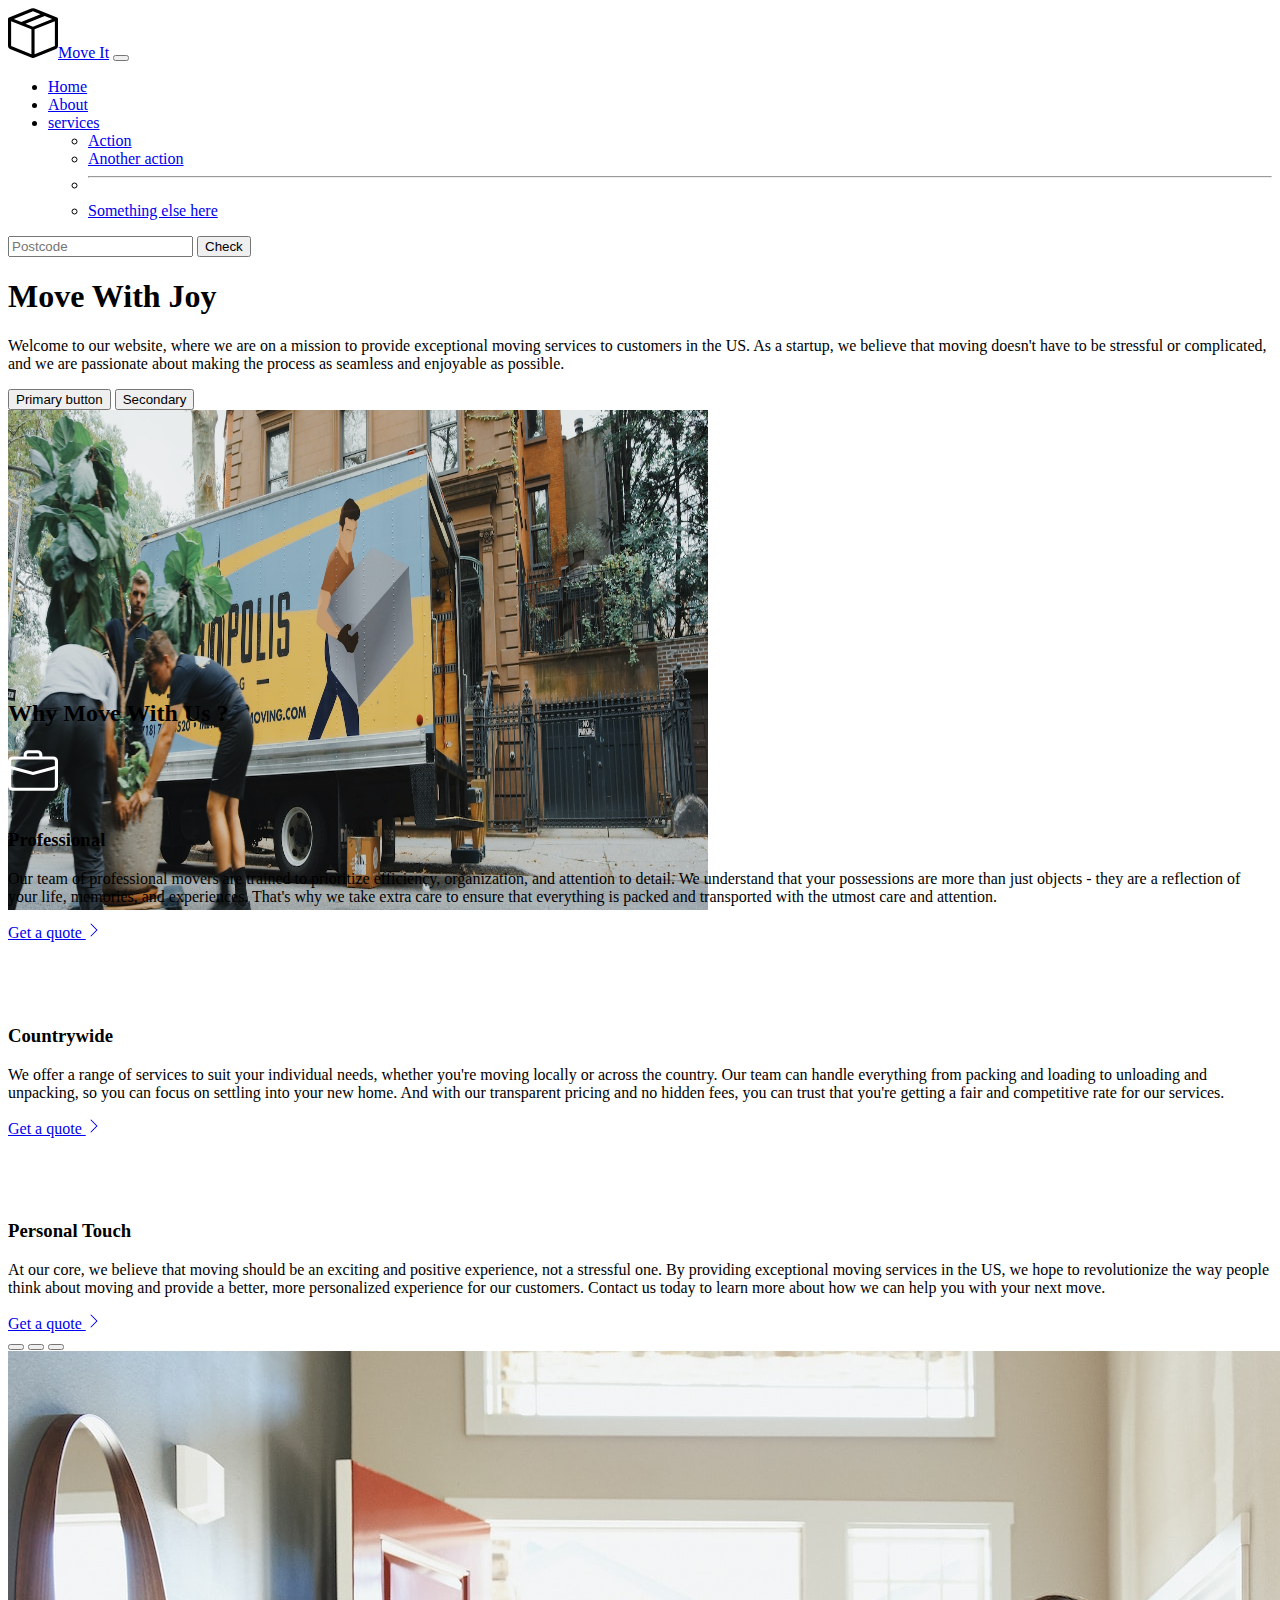
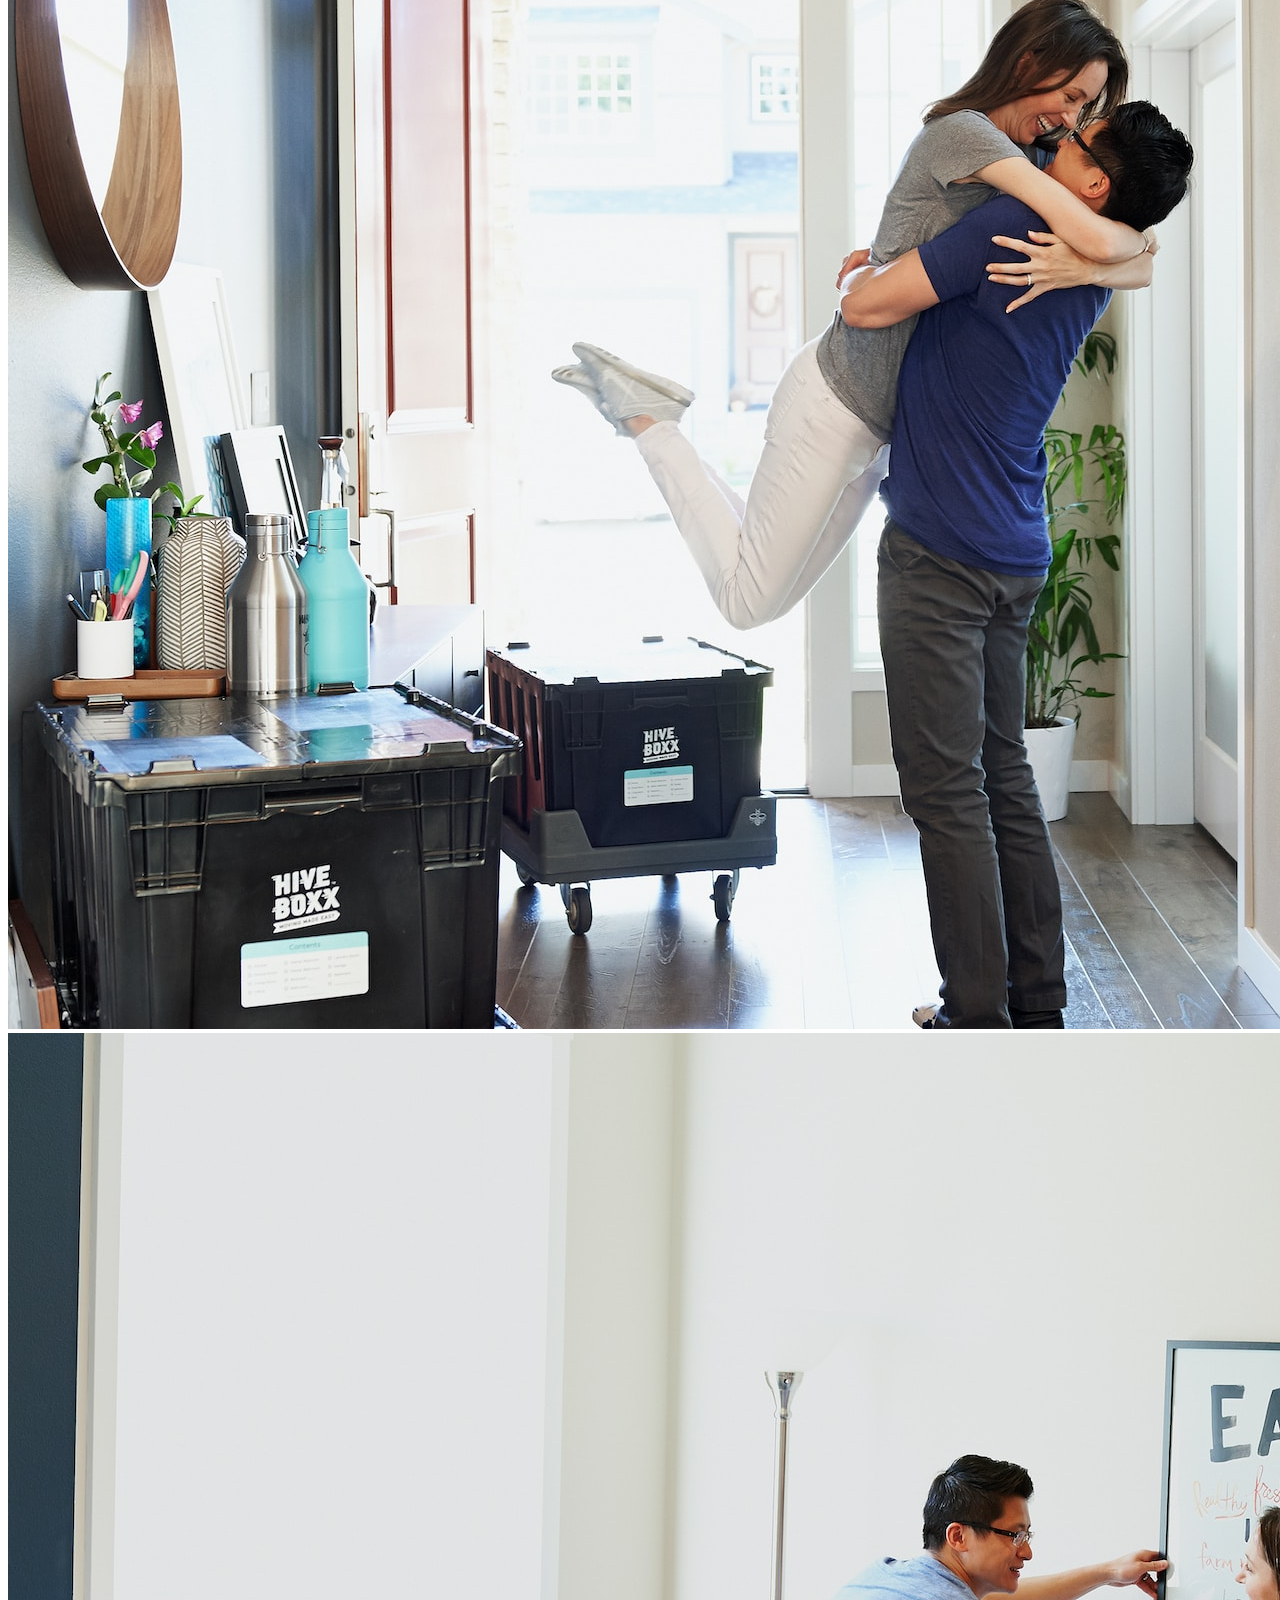
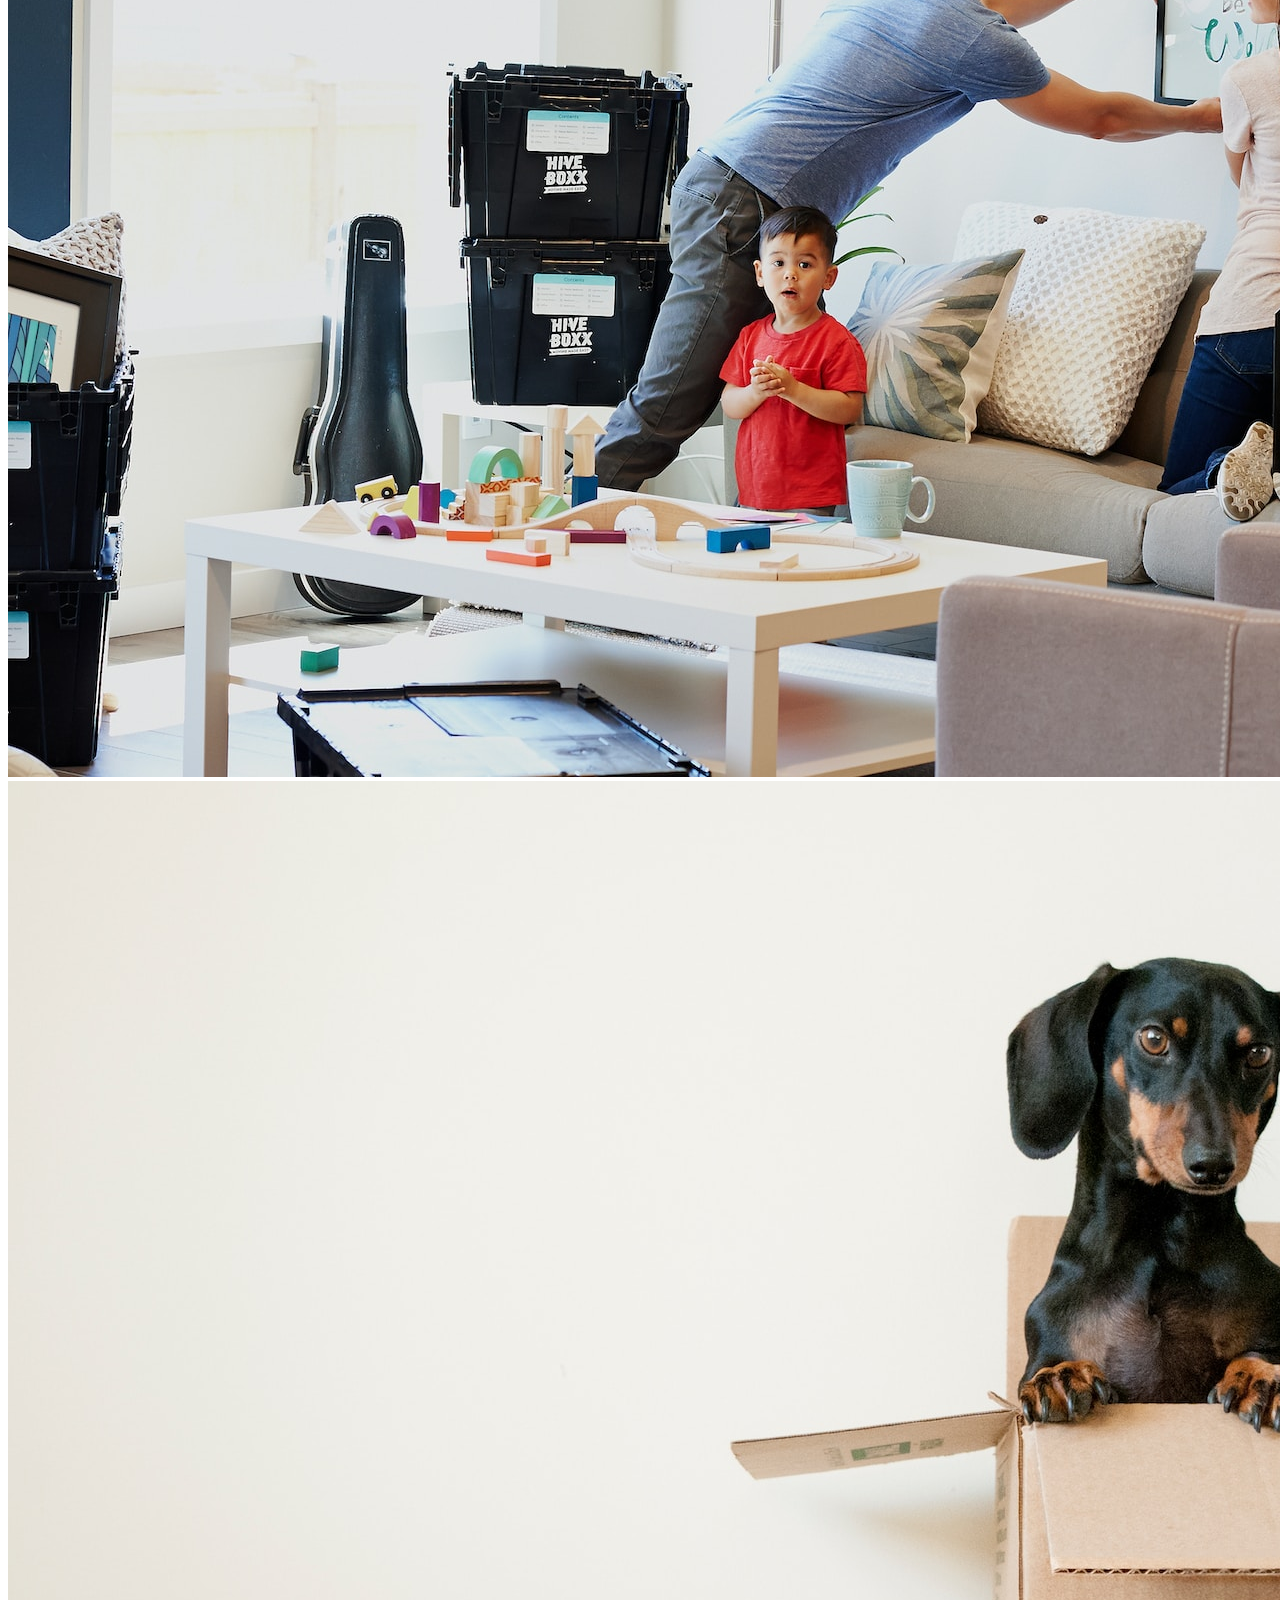
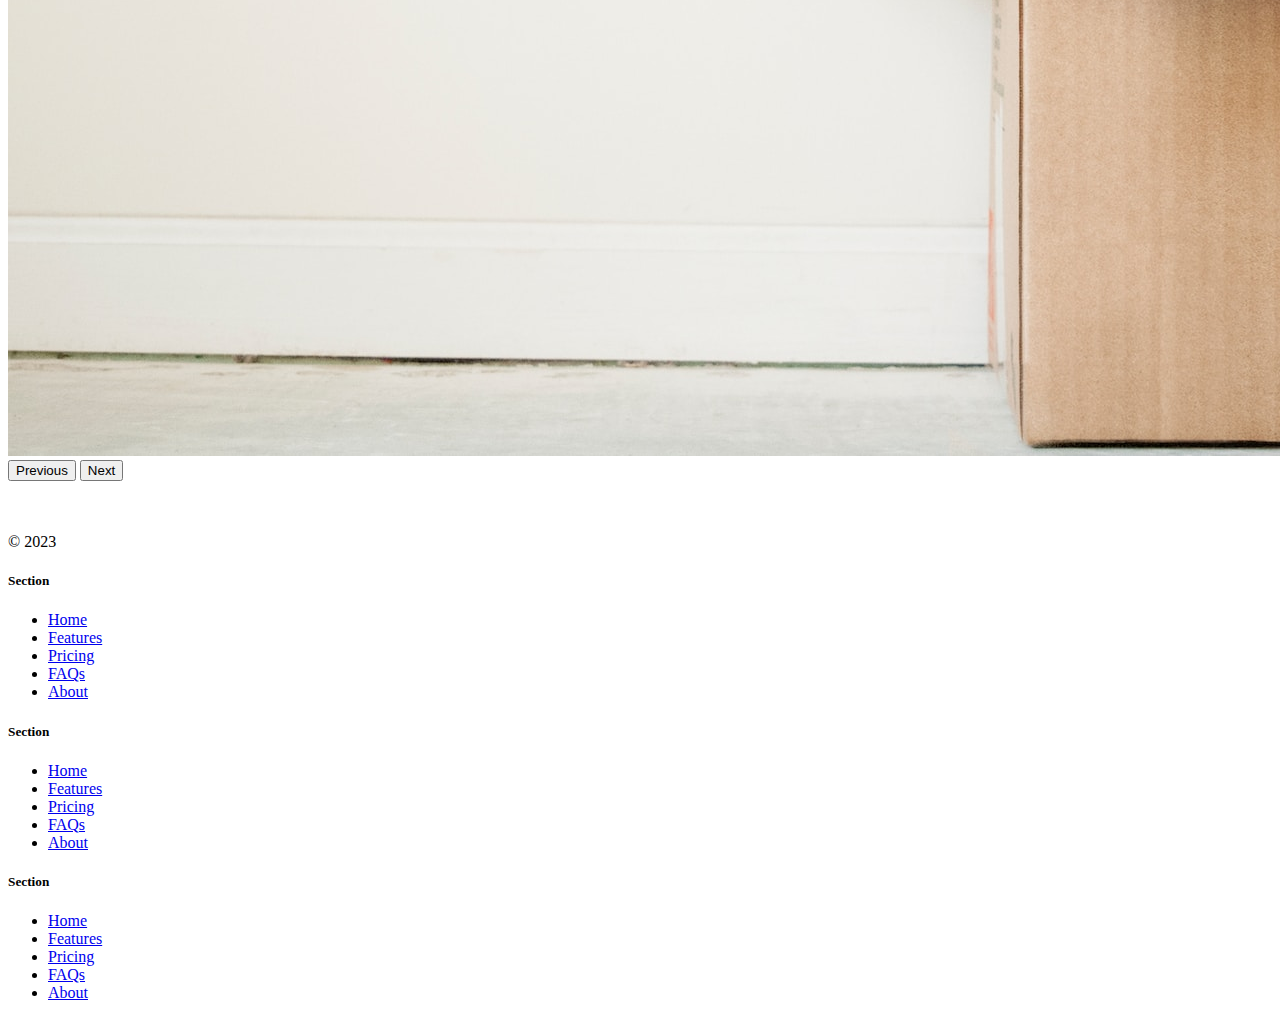
<file: boot.html/move.html>
<!DOCTYPE html>
<html lang="en" data-bs-theme="dark">
<head>
  <meta charset="UTF-8">
  <meta http-equiv="X-UA-Compatible" content="IE=edge">
  <meta name="viewport" content="width=device-width, initial-scale=1.0">
  <title>Document</title>
  <link href="https://cdn.jsdelivr.net/npm/bootstrap@5.3.0/dist/css/bootstrap.min.css" rel="stylesheet" 
  integrity="sha384-9ndCyUaIbzAi2FUVXJi0CjmCapSmO7SnpJef0486qhLnuZ2cdeRhO02iuK6FUUVM" crossorigin="anonymous">
<style>
 .feature-icon {
  width: 4rem;
  height: 4rem;
  border-radius: .75rem;
  }

</style>

</head>




<body>
  <nav class="navbar navbar-expand-lg bg-body-tertiary">
    <div class="container-fluid">
      <a class="navbar-brand" href="#"><img src="./box-seam.svg" alt="box-image " height="50">Move It</a>
      <button class="navbar-toggler" type="button" data-bs-toggle="collapse" data-bs-target="#navbarSupportedContent" aria-controls="navbarSupportedContent" aria-expanded="false" aria-label="Toggle navigation">
        <span class="navbar-toggler-icon"></span>
      </button>
      <div class="collapse navbar-collapse" id="navbarSupportedContent">
        <ul class="navbar-nav me-auto mb-2 mb-lg-0">
          <li class="nav-item">
            <a class="nav-link active" aria-current="page" href="#">Home</a>
          </li>
          <li class="nav-item">
            <a class="nav-link" href="#">About</a>
          </li>
          <li class="nav-item dropdown">
            <a class="nav-link dropdown-toggle" href="#" role="button" data-bs-toggle="dropdown" aria-expanded="false">
              services
            </a>
            <ul class="dropdown-menu">
              <li><a class="dropdown-item" href="#">Action</a></li>
              <li><a class="dropdown-item" href="#">Another action</a></li>
              <li><hr class="dropdown-divider"></li>
              <li><a class="dropdown-item" href="#">Something else here</a></li>
            </ul>
          </li>
      
        </ul>
        <form class="d-flex" role="search">
          <input class="form-control me-2" type="search" placeholder="Postcode" aria-label="Search">
          <button class="btn btn-outline-success" type="submit">Check</button>
        </form>
      </div>
    </div>
</nav>

<div class="px-4 pt-5 my-5 text-center border-bottom">
  <h1 class="display-4 fw-bold text-body-emphasis">Move With Joy</h1>
  <div class="col-lg-6 mx-auto">
    <p class="lead mb-4">Welcome to our website, where we are on a mission to provide exceptional moving services to customers in the US. As a startup, we believe that moving doesn't have to be stressful or complicated, and we are passionate about making the process as seamless and enjoyable as possible.</p>
    <div class="d-grid gap-2 d-sm-flex justify-content-sm-center mb-5">
      <button type="button" class="btn btn-primary btn-lg px-4 me-sm-3">Primary button</button>
      <button type="button" class="btn btn-outline-secondary btn-lg px-4">Secondary</button>
    </div>
  </div>
  <div class="overflow-hidden" style="max-height: 30vh;">
    <div class="container px-5">
      <img src="./moving-van.jpg" class="img-fluid border rounded-3 shadow-lg mb-4" alt="Example image" width="700" height="500" loading="lazy">
    </div>
  </div>
</div>


<div class="container px-4 py-5" id="featured-3">
  <h2 class="pb-2 border-bottom">Why Move With Us ?</h2>
  <div class="row g-4 py-5 row-cols-1 row-cols-lg-3">
    <div class="feature col">
      <div class="feature-icon d-inline-flex align-items-center justify-content-center text-bg-primary bg-gradient fs-2 mb-3">
       <img src="./briefcase.svg" alt="briefcase icon" height="50">
      </div>
      <h3>Professional</h3>
      <p>Our team of professional movers are trained to prioritize efficiency, organization, and attention to detail. We understand that your possessions are more than just objects - they are a reflection of your life, memories, and experiences. That's why we take extra care to ensure that everything is packed and transported with the utmost care and attention.</p>
      <a href="#" class="icon-link">
        Get a quote
        <svg xmlns="http://www.w3.org/2000/svg" width="16" height="16" fill="currentColor" class="bi bi-chevron-right" viewBox="0 0 16 16">
          <path fill-rule="evenodd" d="M4.646 1.646a.5.5 0 0 1 .708 0l6 6a.5.5 0 0 1 0 .708l-6 6a.5.5 0 0 1-.708-.708L10.293 8 4.646 2.354a.5.5 0 0 1 0-.708z"/>
        </svg>
      </a>
    </div>
    <div class="feature col">
      <div class="feature-icon d-inline-flex align-items-center justify-content-center text-bg-primary bg-gradient fs-2 mb-3">
        <img src="./bus-front.svg" alt="vehicle icon" height="50">
      </div>
      <h3 class="fs-2 text-body-emphasis">Countrywide</h3>
      <p>We offer a range of services to suit your individual needs, whether you're moving locally or across the country. Our team can handle everything from packing and loading to unloading and unpacking, so you can focus on settling into your new home. And with our transparent pricing and no hidden fees, you can trust that you're getting a fair and competitive rate for our services.</p>
      <a href="#" class="icon-link">
        Get a quote
        <svg xmlns="http://www.w3.org/2000/svg" width="16" height="16" fill="currentColor" class="bi bi-chevron-right" viewBox="0 0 16 16">
          <path fill-rule="evenodd" d="M4.646 1.646a.5.5 0 0 1 .708 0l6 6a.5.5 0 0 1 0 .708l-6 6a.5.5 0 0 1-.708-.708L10.293 8 4.646 2.354a.5.5 0 0 1 0-.708z"/>
        </svg>
      </a>
    </div>
    <div class="feature col">
      <div class="feature-icon d-inline-flex align-items-center justify-content-center text-bg-primary bg-gradient fs-2 mb-3">
       <img src="./chat-square-heart.svg" alt="heart icon" height="50">
      </div>
      <h3 class="fs-2 text-body-emphasis">Personal Touch</h3>
      <p>At our core, we believe that moving should be an exciting and positive experience, not a stressful one. By providing exceptional moving services in the US, we hope to revolutionize the way people think about moving and provide a better, more personalized experience for our customers. Contact us today to learn more about how we can help you with your next move.</p>
      <a href="#" class="icon-link">
        Get a quote
        <svg xmlns="http://www.w3.org/2000/svg" width="16" height="16" fill="currentColor" class="bi bi-chevron-right" viewBox="0 0 16 16">
          <path fill-rule="evenodd" d="M4.646 1.646a.5.5 0 0 1 .708 0l6 6a.5.5 0 0 1 0 .708l-6 6a.5.5 0 0 1-.708-.708L10.293 8 4.646 2.354a.5.5 0 0 1 0-.708z"/>
        </svg>
      </a>
    </div>
  </div>
</div>

<div class="container-sm"> 
<div id="carouselExampleIndicators" class="carousel slide" >
  <div class="carousel-indicators">
    <button type="button" data-bs-target="#carouselExampleIndicators" data-bs-slide-to="0" class="active" aria-current="true" aria-label="Slide 1"></button>
    <button type="button" data-bs-target="#carouselExampleIndicators" data-bs-slide-to="1" aria-label="Slide 2"></button>
    <button type="button" data-bs-target="#carouselExampleIndicators" data-bs-slide-to="2" aria-label="Slide 3"></button>
  </div>
  <div class="carousel-inner" >
    <div class="carousel-item active">
      <img src="./couple.jpg" class="d-block w-100" alt="...">
    </div>
    <div class="carousel-item">
      <img src="./family.jpg" class="d-block w-100" alt="...">
    </div>
    <div class="carousel-item">
      <img src="./dog.jpg" class="d-block w-100" alt="...">
    </div>
  </div>
  <button class="carousel-control-prev" type="button" data-bs-target="#carouselExampleIndicators" data-bs-slide="prev">
    <span class="carousel-control-prev-icon" aria-hidden="true"></span>
    <span class="visually-hidden">Previous</span>
  </button>
  <button class="carousel-control-next" type="button" data-bs-target="#carouselExampleIndicators" data-bs-slide="next">
    <span class="carousel-control-next-icon" aria-hidden="true"></span>
    <span class="visually-hidden">Next</span>
  </button>

  <footer class="row row-cols-1 row-cols-sm-2 row-cols-md-5 py-5 my-5 border-top">
    <div class="col mb-3">
      <a href="/" class="d-flex align-items-center mb-3 link-body-emphasis text-decoration-none">
        <svg class="bi me-2" width="40" height="32"><use xlink:href="#bootstrap"></use></svg>
      </a>
      <p class="text-body-secondary">© 2023</p>
    </div>

    <div class="col mb-3">

    </div>

    <div class="col mb-3">
      <h5>Section</h5>
      <ul class="nav flex-column">
        <li class="nav-item mb-2"><a href="#" class="nav-link p-0 text-body-secondary">Home</a></li>
        <li class="nav-item mb-2"><a href="#" class="nav-link p-0 text-body-secondary">Features</a></li>
        <li class="nav-item mb-2"><a href="#" class="nav-link p-0 text-body-secondary">Pricing</a></li>
        <li class="nav-item mb-2"><a href="#" class="nav-link p-0 text-body-secondary">FAQs</a></li>
        <li class="nav-item mb-2"><a href="#" class="nav-link p-0 text-body-secondary">About</a></li>
      </ul>
    </div>

    <div class="col mb-3">
      <h5>Section</h5>
      <ul class="nav flex-column">
        <li class="nav-item mb-2"><a href="#" class="nav-link p-0 text-body-secondary">Home</a></li>
        <li class="nav-item mb-2"><a href="#" class="nav-link p-0 text-body-secondary">Features</a></li>
        <li class="nav-item mb-2"><a href="#" class="nav-link p-0 text-body-secondary">Pricing</a></li>
        <li class="nav-item mb-2"><a href="#" class="nav-link p-0 text-body-secondary">FAQs</a></li>
        <li class="nav-item mb-2"><a href="#" class="nav-link p-0 text-body-secondary">About</a></li>
      </ul>
    </div>

    <div class="col mb-3">
      <h5>Section</h5>
      <ul class="nav flex-column">
        <li class="nav-item mb-2"><a href="#" class="nav-link p-0 text-body-secondary">Home</a></li>
        <li class="nav-item mb-2"><a href="#" class="nav-link p-0 text-body-secondary">Features</a></li>
        <li class="nav-item mb-2"><a href="#" class="nav-link p-0 text-body-secondary">Pricing</a></li>
        <li class="nav-item mb-2"><a href="#" class="nav-link p-0 text-body-secondary">FAQs</a></li>
        <li class="nav-item mb-2"><a href="#" class="nav-link p-0 text-body-secondary">About</a></li>
      </ul>
    </div>
  </footer>
</div>
</div>

<script src="https://cdn.jsdelivr.net/npm/bootstrap@5.3.0/dist/js/bootstrap.bundle.min.js" 
integrity="sha384-geWF76RCwLtnZ8qwWowPQNguL3RmwHVBC9FhGdlKrxdiJJigb/j/68SIy3Te4Bkz" crossorigin="anonymous"></script>
</body>
</html>
</file>
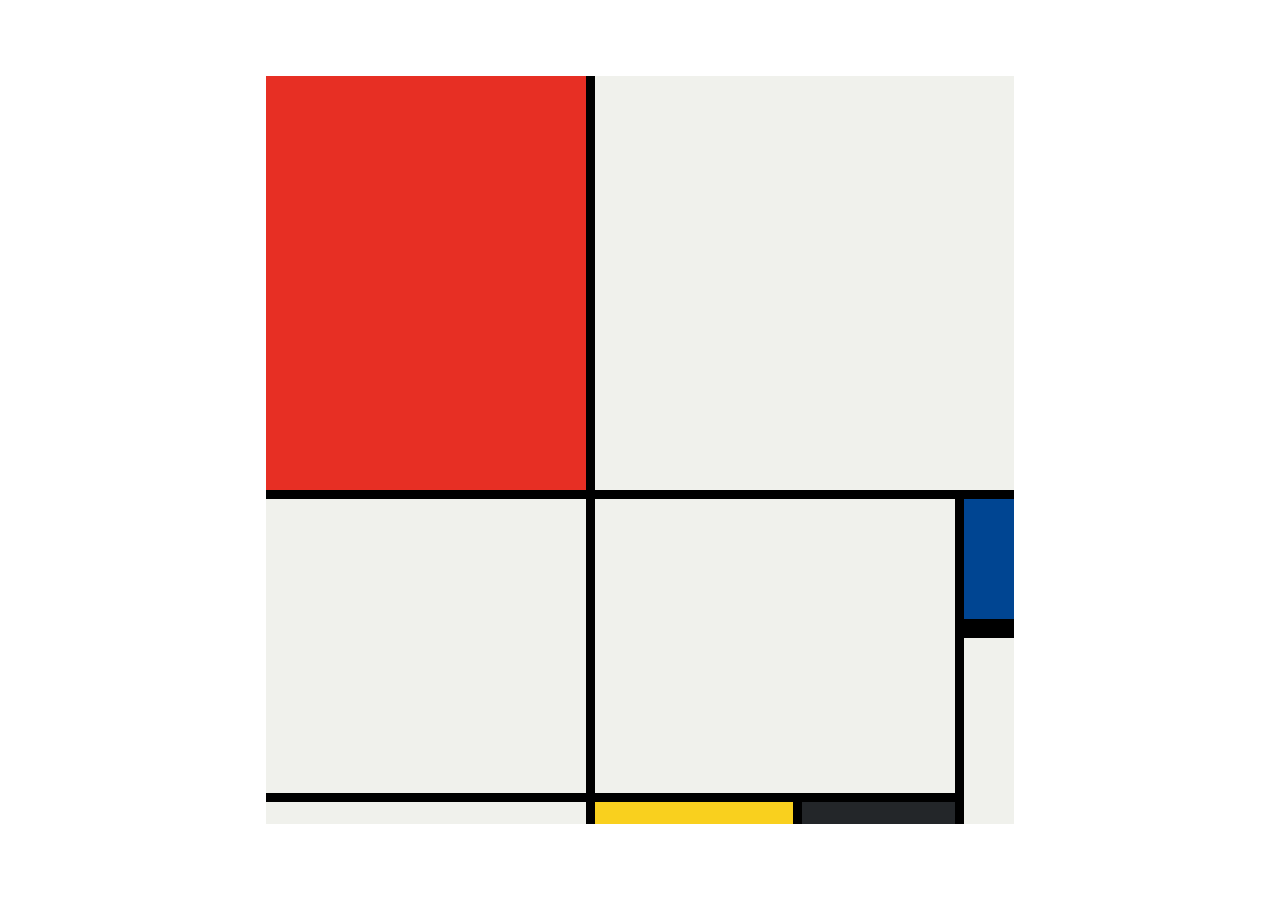
<file: mondrian.html/solution.html>
<!DOCTYPE html>
<html lang="en">

<head>
  <meta charset="UTF-8">
  <meta name="viewport" content="width=device-width, initial-scale=1.0">
  <title>Mondrian Project</title>
  <style>
    /* 
    Write your CSS here 
    Line Colour: #000
    White: #F0F1EC
    Red: #E72F24
    Black: #232629
    Blue: #004592
    Yellow: #F9D01E
    */
    body {
      display: flex;
      justify-content: center;
      align-items: center;
      height: 100vh;
      margin: 0;
      padding: 0;
    }

    .container {
      height: 748px;
      width: 748px;
      display: grid;
      background-color: #000;
      grid-template-columns: 320px 198px 153px 50px;
      grid-template-rows: 414px 130px 155px 22px;
      gap: 9px;
    }

    .item {
      background-color: #F0F1EC;
    }

    .red {
      background-color: #E72F24;
    }

    .white1 {
      grid-column: span 3;
    }

    .white2 {
      grid-row: span 2;
    }

    .white3 {
      grid-area: 2 / 2 / 4 /4
    }

    .blue {
      background-color: #004592;
      border-bottom: 10px solid #000;
    }

    .white4 {
      grid-row: span 2;
    }

    .yellow {
      background-color: #F9D01E;
    }

    .black {
      background-color: #232629;
    }
  </style>
</head>

<body>
  <!-- Write your HTML here -->

  <div class="container">
    <div class="item red"></div>
    <div class="item white1"></div>
    <div class="item white2"></div>
    <div class="item white3"></div>

    <div class="item blue"></div>
    <div class="item white4"></div>

    <div class="item"></div>
    <div class="item yellow"></div>
    <div class="item black"></div>
  </div>
</body>

</html>
</file>
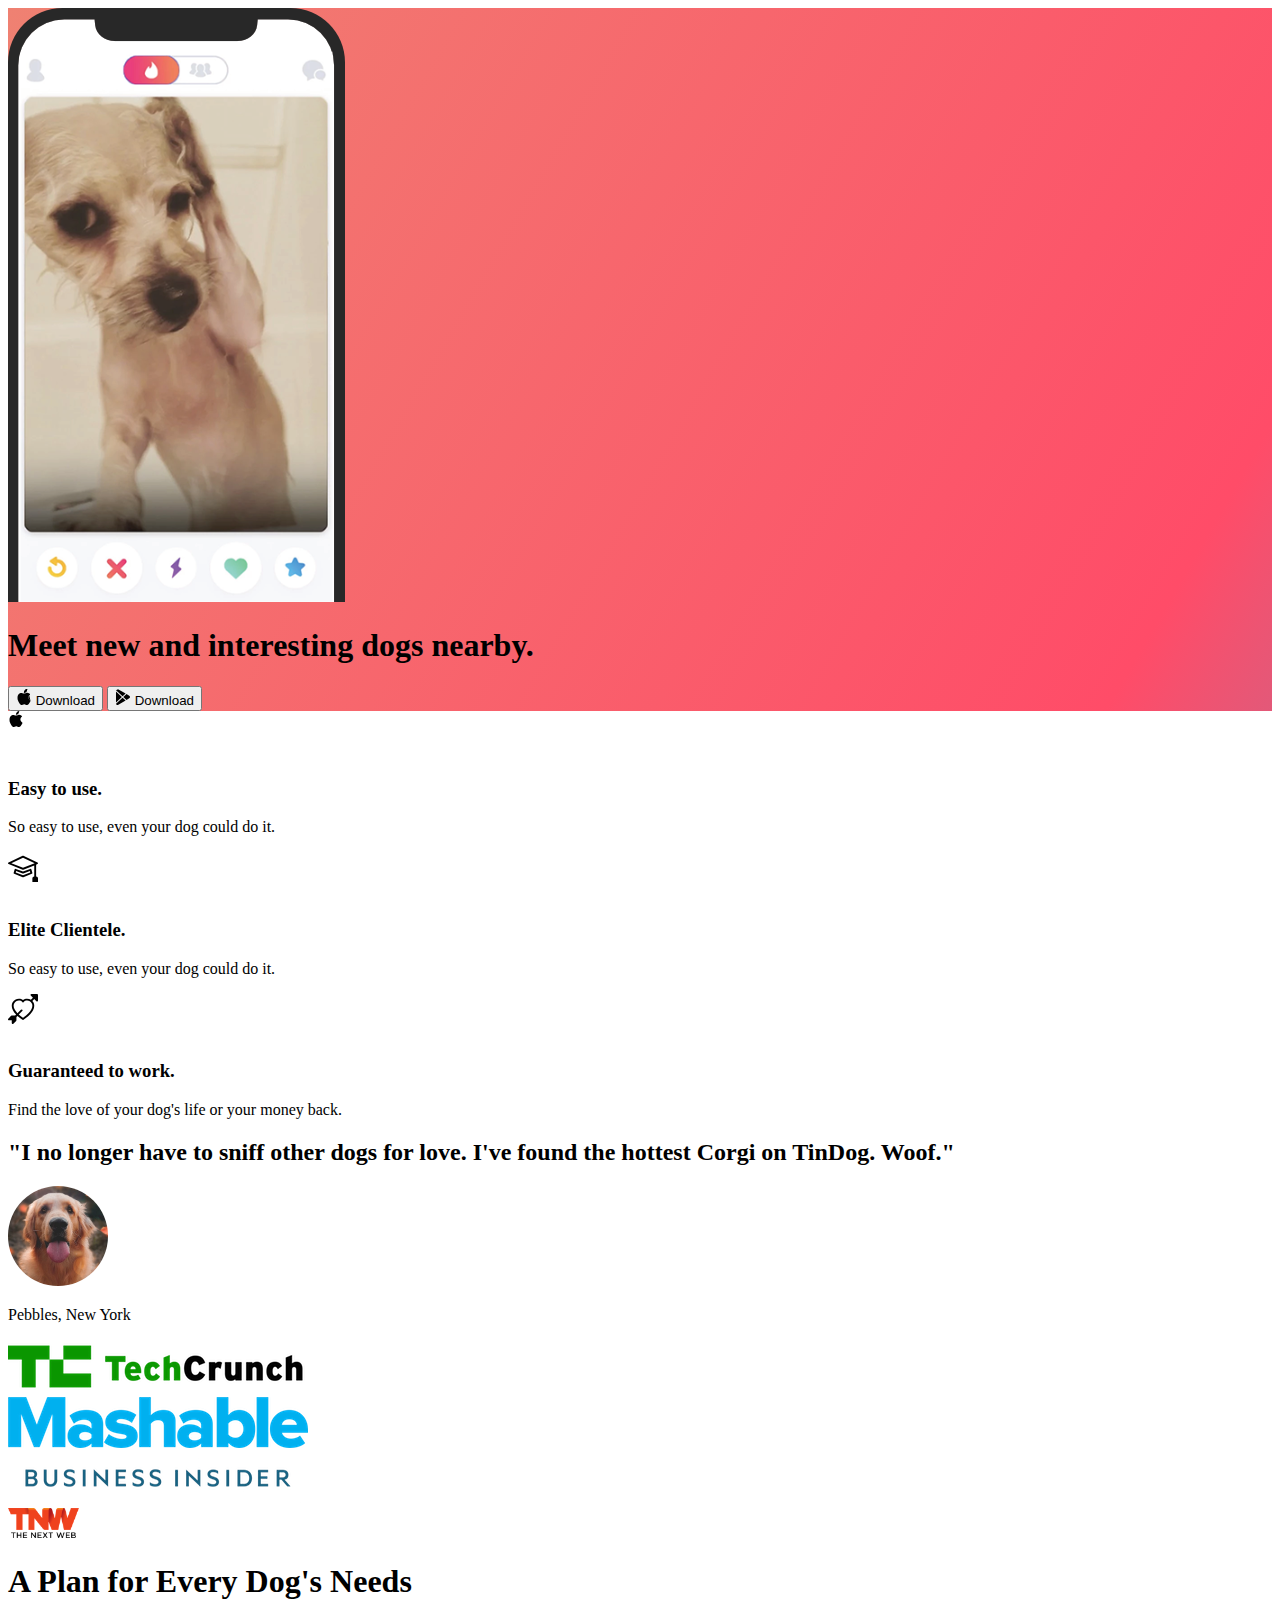
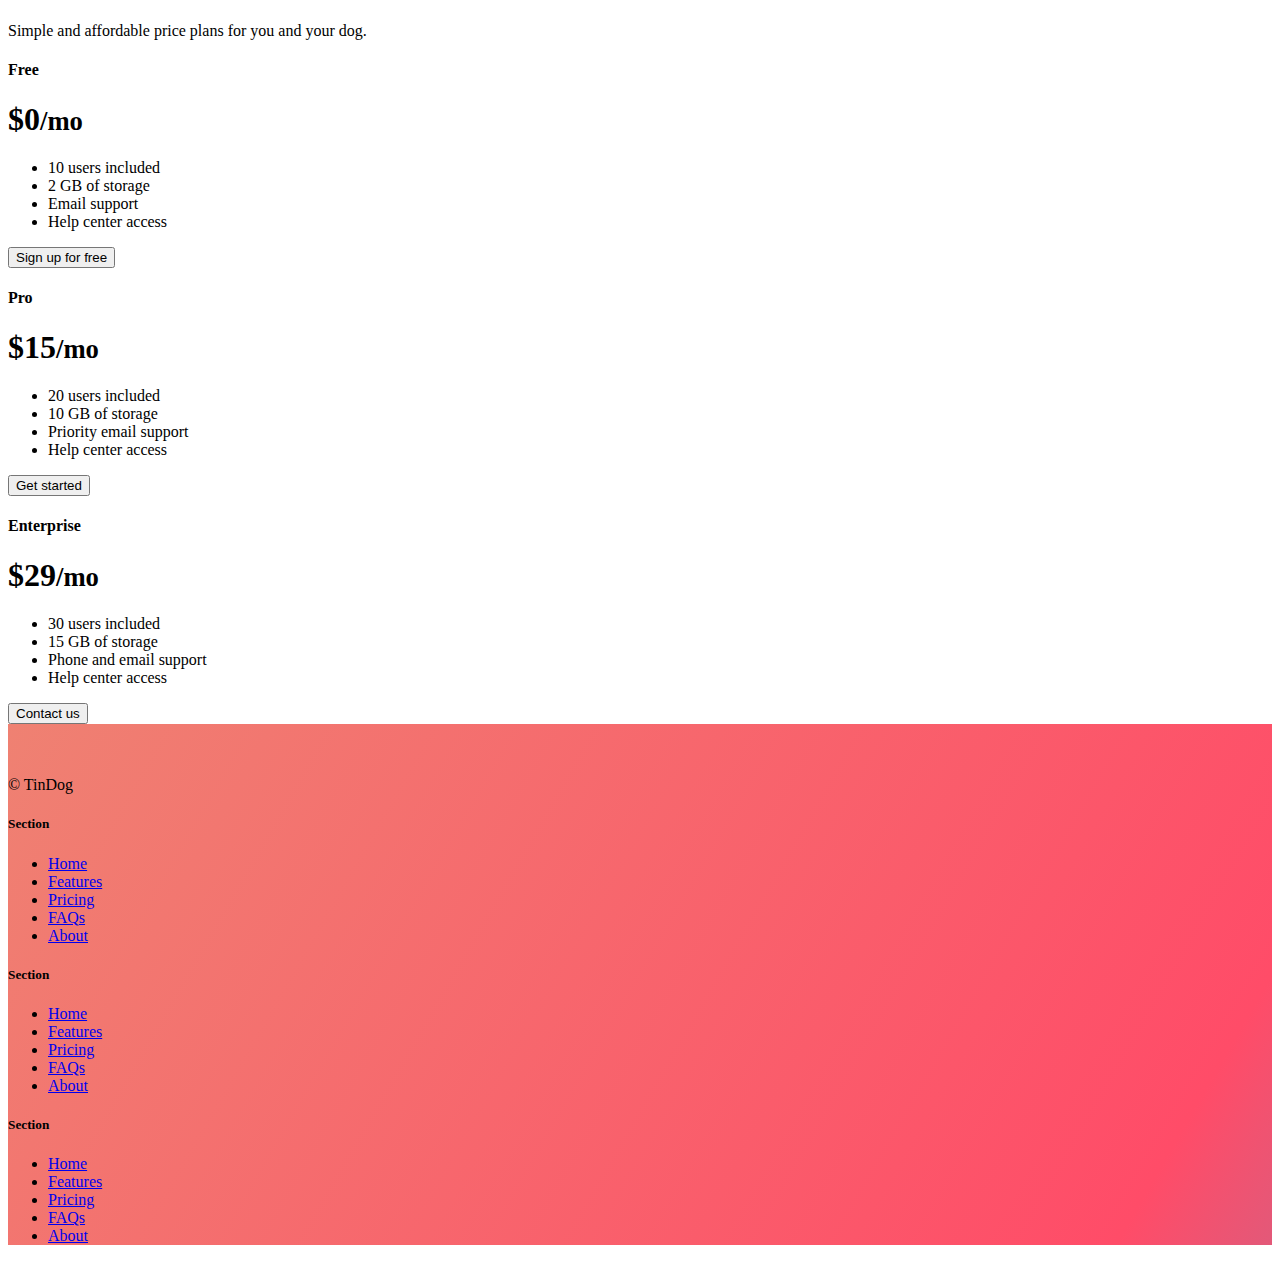
<file: public.html/tindog.html>
<!DOCTYPE html>
<html lang="en">

<head>
  <meta charset="UTF-8">
  <meta name="viewport" content="width=device-width, initial-scale=1.0">
  <title>TinDog</title>
  <link href="https://cdn.jsdelivr.net/npm/bootstrap@5.3.0/dist/css/bootstrap.min.css" rel="stylesheet" 
  integrity="sha384-9ndCyUaIbzAi2FUVXJi0CjmCapSmO7SnpJef0486qhLnuZ2cdeRhO02iuK6FUUVM" crossorigin="anonymous">

 <link rel="stylesheet" href="./style.css">
  
</head>

<body>

  <!-- Title -->
  <section id="title" class="gradient-background">
    <div class="container col-xxl-8 px-4 py-5">
      <div class="row flex-lg-row-reverse align-items-center g-5 py-5">
        <div class="col-10 col-sm-8 col-lg-6">
          <img src="./images/iphone.png" class="pt-5 pb-0">
        </div>
        <div class="col-lg-6">
          <h1 class="display-5 fw-bold text-body-emphasis lh-1 mb-3">Meet new and interesting dogs nearby.</h1>
          
          <div class="d-grid gap-2 d-md-flex justify-content-md-start">
            
            <button type="button" class="btn btn-light btn-lg px-4 me-md-2"> 
              
           <svg xmlns="http://www.w3.org/2000/svg"
               width="16" height="16" fill="currentColor"
              class="bi bi-apple mb-1" viewBox="0 0 16 16">
              <path
                d="M11.182.008C11.148-.03 9.923.023 8.857 1.18c-1.066 1.156-.902 
                2.482-.878 2.516.024.034 1.52.087 2.475-1.258.955-1.345.762-2.391.728-2.43Zm3.314
                 11.733c-.048-.096-2.325-1.234-2.113-3.422.212-2.189 1.675-2.789 1.698-2.854.023-.065-.597-.79-1.254-1.157a3.692
                  3.692 0 0 0-1.563-.434c-.108-.003-.483-.095-1.254.116-.508.139-1.653.589-1.968.607-.316.018-1.256-.522-2.267-.665
                  -.647-.125-1.333.131-1.824.328-.49.196-1.422.754-2.074 2.237-.652 1.482-.311 3.83-.067 4.56.244.729.625 1.924 1.273 
                  2.796.576.984 1.34 1.667 1.659 1.899.319.232 1.219.386 1.843.067.502-.308 1.408-.485 1.766-.472.357.013 1.061.154 1.782
                .539.571.197 1.111.115 1.652-.105.541-.221 1.324-1.059 2.238-2.758.347-.79.505-1.217.473-1.282Z" />
              <path
                d="M11.182.008C11.148-.03 9.923.023 8.857 1.18c-1.066 1.156-.902 2.482-.878 2.516.024.034 1.52.087 2.475-1.258.955-1.345
                .762-2.391.728-2.43Zm3.314 11.733c-.048-.096-2.325-1.234-2.113-3.422.212-2.189 1.675-2.789 1.698-2.854.023-.065-.597-.79-1.254-1
                .157a3.692 3.692 0 0 0-1.563-.434c-.108-.003-.483-.095-1.254.116-.508.139-1.653.589-1.968.607-.316.018-1.256-.522-2.267-.665-.647
                -.125-1.333.131-1.824.328-.49.196-1.422.754-2.074 2.237-.652 1.482-.311 3.83-.067 4.56.244.729.625 1.924 1.273 2.796.576.984 1.34 
                1.667 1.659 1.899.319.232 1.219.386 1.843.067.502-.308 1.408-.485 1.766-.472.357.013 1.061.154 1.782.539.571.197 1.111.115 1.652-.105
                .541-.221 1.324-1.059 2.238-2.758.347-.79.505-1.217.473-1.282Z" />
              </svg> 
              Download

            </button>



           <button type="button" class="btn btn-outline-light btn-lg px-4">
            <svg xmlns="http://www.w3.org/2000/svg" width="16" height="16" fill="currentColor"
            class="bi bi-google-play mb-1" viewBox="0 0 16 16">
            <path
              d="M14.222 9.374c1.037-.61 1.037-2.137 0-2.748L11.528 5.04 8.32 8l3.207 2.96 2.694-1.586Zm-3.595 2.116L7.583 8.68 1.03
               14.73c.201 1.029 1.36 1.61 2.303 1.055l7.294-4.295ZM1 13.396V2.603L6.846 8 1 13.396ZM1.03 1.27l6.553 6.05 3.044-2.81L3
               .333.215C2.39-.341 1.231.24 1.03 1.27Z" />
              </svg>
              Download
    
          </button>
            
          </div>
        </div>
      </div>
    </div>

  </section>
  <!-- Features -->
  <div class="container mt-5" >
    <div class="row g-4 py-5 row-cols-1 row-cols-lg-3">
      <div class="col d-flex align-items-start">
        <div class="icon-square text-body-emphasis bg-body-secondary d-inline-flex align-items-center justify-content-center fs-4 flex-shrink-0 me-3">
          <svg xmlns="http://www.w3.org/2000/svg" width="16" height="16" fill="currentColor"
                class="bi bi-apple mb-1" viewBox="0 0 16 16">
<path
                  d="M11.182.008C11.148-.03 9.923.023 8.857 1.18c-1.066 1.156-.902 2.482-.878 2.516.024.034 1.52.087 2.475-1.258.955-1.345.762-2.391.728-2.43Zm3.314 11.733c-.048-.096-2.325-1.234-2.113-3.422.212-2.189 1.675-2.789 1.698-2.854.023-.065-.597-.79-1.254-1.157a3.692 3.692 0 0 0-1.563-.434c-.108-.003-.483-.095-1.254.116-.508.139-1.653.589-1.968.607-.316.018-1.256-.522-2.267-.665-.647-.125-1.333.131-1.824.328-.49.196-1.422.754-2.074 2.237-.652 1.482-.311 3.83-.067 4.56.244.729.625 1.924 1.273 2.796.576.984 1.34 1.667 1.659 1.899.319.232 1.219.386 1.843.067.502-.308 1.408-.485 1.766-.472.357.013 1.061.154 1.782.539.571.197 1.111.115 1.652-.105.541-.221 1.324-1.059 2.238-2.758.347-.79.505-1.217.473-1.282Z" /z>
<path
                  d="M11.182.008C11.148-.03 9.923.023 8.857 1.18c-1.066 1.156-.902 2.482-.878 2.516.024.034 1.52.087 2.475-1.258.955-1.345.762-2.391.728-2.43Zm3.314 11.733c-.048-.096-2.325-1.234-2.113-3.422.212-2.189 1.675-2.789 1.698-2.854.023-.065-.597-.79-1.254-1.157a3.692 3.692 0 0 0-1.563-.434c-.108-.003-.483-.095-1.254.116-.508.139-1.653.589-1.968.607-.316.018-1.256-.522-2.267-.665-.647-.125-1.333.131-1.824.328-.49.196-1.422.754-2.074 2.237-.652 1.482-.311 3.83-.067 4.56.244.729.625 1.924 1.273 2.796.576.984 1.34 1.667 1.659 1.899.319.232 1.219.386 1.843.067.502-.308 1.408-.485 1.766-.472.357.013 1.061.154 1.782.539.571.197 1.111.115 1.652-.105.541-.221 1.324-1.059 2.238-2.758.347-.79.505-1.217.473-1.282Z" />
</svg>
        </div>
        <div>
          <h3 class="fs-2 text-body-emphasis">Easy to use.</h3>
          <p>So easy to use, even your dog could do it.</p>
        </div>
      </div>
      <div class="col d-flex align-items-start">
        <div class="icon-square text-body-emphasis bg-body-secondary d-inline-flex align-items-center justify-content-center fs-4 flex-shrink-0 me-3">
          <svg xmlns="http://www.w3.org/2000/svg" height="30" fill="currentColor" class="bi bi-mortarboard" viewBox="0 0 16 16">
            <path d="M8.211 2.047a.5.5 0 0 0-.422 0l-7.5 3.5a.5.5 0 0 0 .025.917l7.5 3a.5.5 0 0 0 .372 0L14 7.14V13a1 1 0 0 0-1 1v2h3v-2a1 1 0 0 0-1-1V6.739l.686-.275a.5.5 0 0 0 .025-.917l-7.5-3.5ZM8 8.46 1.758 5.965 8 3.052l6.242 2.913L8 8.46Z"/>
            <path d="M4.176 9.032a.5.5 0 0 0-.656.327l-.5 1.7a.5.5 0 0 0 .294.605l4.5 1.8a.5.5 0 0 0 .372 0l4.5-1.8a.5.5 0 0 0 .294-.605l-.5-1.7a.5.5 0 0 0-.656-.327L8 10.466 4.176 9.032Zm-.068 1.873.22-.748 3.496 1.311a.5.5 0 0 0 .352 0l3.496-1.311.22.748L8 12.46l-3.892-1.556Z"/>
            </svg>
        </div>
        <div>
          <h3 class="fs-2 text-body-emphasis">Elite Clientele.</h3>
          <p>So easy to use, even your dog could do it.</p>
        </div>
      </div>
      <div class="col d-flex align-items-start">
        <div class="icon-square text-body-emphasis bg-body-secondary d-inline-flex align-items-center justify-content-center fs-4 flex-shrink-0 me-3">
          <svg xmlns="http://www.w3.org/2000/svg" height="30" fill="currentColor" class="bi bi-arrow-through-heart"
              viewBox="0 0 16 16">
<path fill-rule="evenodd"
                d="M2.854 15.854A.5.5 0 0 1 2 15.5V14H.5a.5.5 0 0 1-.354-.854l1.5-1.5A.5.5 0 0 1 2 11.5h1.793l.53-.53c-.771-.802-1.328-1.58-1.704-2.32-.798-1.575-.775-2.996-.213-4.092C3.426 2.565 6.18 1.809 8 3.233c1.25-.98 2.944-.928 4.212-.152L13.292 2 12.147.854A.5.5 0 0 1 12.5 0h3a.5.5 0 0 1 .5.5v3a.5.5 0 0 1-.854.354L14 2.707l-1.006 1.006c.236.248.44.531.6.845.562 1.096.585 2.517-.213 4.092-.793 1.563-2.395 3.288-5.105 5.08L8 13.912l-.276-.182a21.86 21.86 0 0 1-2.685-2.062l-.539.54V14a.5.5 0 0 1-.146.354l-1.5 1.5Zm2.893-4.894A20.419 20.419 0 0 0 8 12.71c2.456-1.666 3.827-3.207 4.489-4.512.679-1.34.607-2.42.215-3.185-.817-1.595-3.087-2.054-4.346-.761L8 4.62l-.358-.368c-1.259-1.293-3.53-.834-4.346.761-.392.766-.464 1.845.215 3.185.323.636.815 1.33 1.519 2.065l1.866-1.867a.5.5 0 1 1 .708.708L5.747 10.96Z" />
</svg>
        </div>
        <div>
          <h3 class="fs-2 text-body-emphasis">Guaranteed to work.</h3>
          <p>Find the love of your dog's life or your money back.</p>
        </div>
      </div>
    </div>

    
    </div>
    

  </section>
  <!-- Testimonial -->
  <section id="testimonial">
    <div class="my-5">
      <div class="p-5 text-center bg-body-tertiary">
        <div class="container py-5">
          <h2 class="text-body-emphasis">"I no longer have to sniff other dogs for love. I've found the hottest Corgi on TinDog. Woof."</h2>
        
            <img src="./images/dog-img.jpg" alt="dog pic" class="profile-img mt-5 mb-2" >
            <p>Pebbles, New York</p>
        </div>
          <div class="container text-center">
      <div class="row">
        <div class=" col-sm-12 col-lg-3 "><img src="./images/techcrunch.png" alt="techcrunch icon"></div>
        <div class=" col-sm-12 col-lg-3 "><img src="./images/mashable.png" alt="mashable icon"></div>
        <div class=" col-sm-12 col-lg-3"><img src="./images/bizinsider.png" alt="bizinsider icon"></div>
        <div class="col-sm-12 col-lg-3"><img src="./images/tnw.png" alt="tnw icon" height="30px"></div>
      </div>

    </div>
      </div>
    </div>


  </section>
  <!-- Pricing -->
  <section id="pricing">
  <div class="container"> 
      <div class= "pricing-header p-3 pb-md-4 mx-auto text-center" >
        <h1 class="display-4 fw-normal text-body-emphasis">A Plan for Every Dog's Needs</h1>
        <p class="fs-5 text-body-secondary">Simple and affordable price plans for you and your dog.</p>
      </div>

      <div class="row row-cols-1 row-cols-md-3 mb-3 text-center">
        <div class="col">
          <div class="card mb-4 rounded-3 shadow-sm">
            <div class="card-header py-3">
              <h4 class="my-0 fw-normal">Free</h4>
            </div>
            <div class="card-body">
              <h1 class="card-title pricing-card-title">$0<small class="text-body-secondary fw-light">/mo</small></h1>
              <ul class="list-unstyled mt-3 mb-4">
                <li>10 users included</li>
                <li>2 GB of storage</li>
                <li>Email support</li>
                <li>Help center access</li>
              </ul>
              <button type="button" class="w-100 btn btn-lg btn-outline-dark">Sign up for free</button>
            </div>
          </div>
        </div>
        <div class="col">
          <div class="card mb-4 rounded-3 secondary-sm">
            <div class="card-header py-3">
              <h4 class="my-0 fw-normal">Pro</h4>
            </div>
            <div class="card-body">
              <h1 class="card-title pricing-card-title">$15<small class="text-body-secondary fw-light">/mo</small></h1>
              <ul class="list-unstyled mt-3 mb-4">
                <li>20 users included</li>
                <li>10 GB of storage</li>
                <li>Priority email support</li>
                <li>Help center access</li>
              </ul>
              <button type="button" class="w-100 btn btn-lg btn-dark">Get started</button>
            </div>
          </div>
        </div>
        <div class="col">
          <div class="card mb-4 rounded-3 shadow-sm ">
            <div class="card-header py-3 text-bg-dark border- dark">
              <h4 class="my-0 fw-normal">Enterprise</h4>
            </div>
            <div class="card-body">
              <h1 class="card-title pricing-card-title">$29<small class="text-body-secondary fw-light">/mo</small></h1>
              <ul class="list-unstyled mt-3 mb-4">
                <li>30 users included</li>
                <li>15 GB of storage</li>
                <li>Phone and email support</li>
                <li>Help center access</li>
              </ul>
              <button type="button" class="w-100 btn btn-lg btn-dark">Contact us</button>
            </div>
          </div>
        </div>
      </div>
  </div>
  






  </section>
  <!-- Footer -->
  <section id="footer" class="gradient-background">
    <div class="container">
      <footer class="row row-cols-1 row-cols-sm-2 row-cols-md-5 py-5 my-5 border-top">
        <div class="col mb-3">
          <a href="/" class="d-flex align-items-center mb-3 link-body-emphasis text-decoration-none">
            <svg class="bi me-2" width="40" height="32"><use xlink:href="#bootstrap"></use></svg>
          </a>
          <p class="text-body-secondary">© TinDog</p>
        </div>
    
        <div class="col mb-3">
    
        </div>
    
        <div class="col mb-3">
          <h5>Section</h5>
          <ul class="nav flex-column">
            <li class="nav-item mb-2"><a href="#" class="nav-link p-0 text-body-secondary">Home</a></li>
            <li class="nav-item mb-2"><a href="#" class="nav-link p-0 text-body-secondary">Features</a></li>
            <li class="nav-item mb-2"><a href="#" class="nav-link p-0 text-body-secondary">Pricing</a></li>
            <li class="nav-item mb-2"><a href="#" class="nav-link p-0 text-body-secondary">FAQs</a></li>
            <li class="nav-item mb-2"><a href="#" class="nav-link p-0 text-body-secondary">About</a></li>
          </ul>
        </div>
    
        <div class="col mb-3">
          <h5>Section</h5>
          <ul class="nav flex-column">
            <li class="nav-item mb-2"><a href="#" class="nav-link p-0 text-body-secondary">Home</a></li>
            <li class="nav-item mb-2"><a href="#" class="nav-link p-0 text-body-secondary">Features</a></li>
            <li class="nav-item mb-2"><a href="#" class="nav-link p-0 text-body-secondary">Pricing</a></li>
            <li class="nav-item mb-2"><a href="#" class="nav-link p-0 text-body-secondary">FAQs</a></li>
            <li class="nav-item mb-2"><a href="#" class="nav-link p-0 text-body-secondary">About</a></li>
          </ul>
        </div>
    
        <div class="col mb-3">
          <h5>Section</h5>
          <ul class="nav flex-column">
            <li class="nav-item mb-2"><a href="#" class="nav-link p-0 text-body-secondary">Home</a></li>
            <li class="nav-item mb-2"><a href="#" class="nav-link p-0 text-body-secondary">Features</a></li>
            <li class="nav-item mb-2"><a href="#" class="nav-link p-0 text-body-secondary">Pricing</a></li>
            <li class="nav-item mb-2"><a href="#" class="nav-link p-0 text-body-secondary">FAQs</a></li>
            <li class="nav-item mb-2"><a href="#" class="nav-link p-0 text-body-secondary">About</a></li>
          </ul>
        </div>
      </footer>
    </div>

  </section>
</body>
<script src="https://cdn.jsdelivr.net/npm/bootstrap@5.3.0/dist/js/bootstrap.bundle.min.js" integrity="sha384-geWF76RCwLtnZ8qwWowPQNguL3RmwHVBC9FhGdlKrxdiJJigb/j/68SIy3Te4Bkz" crossorigin="anonymous"></script>

</html>
</file>
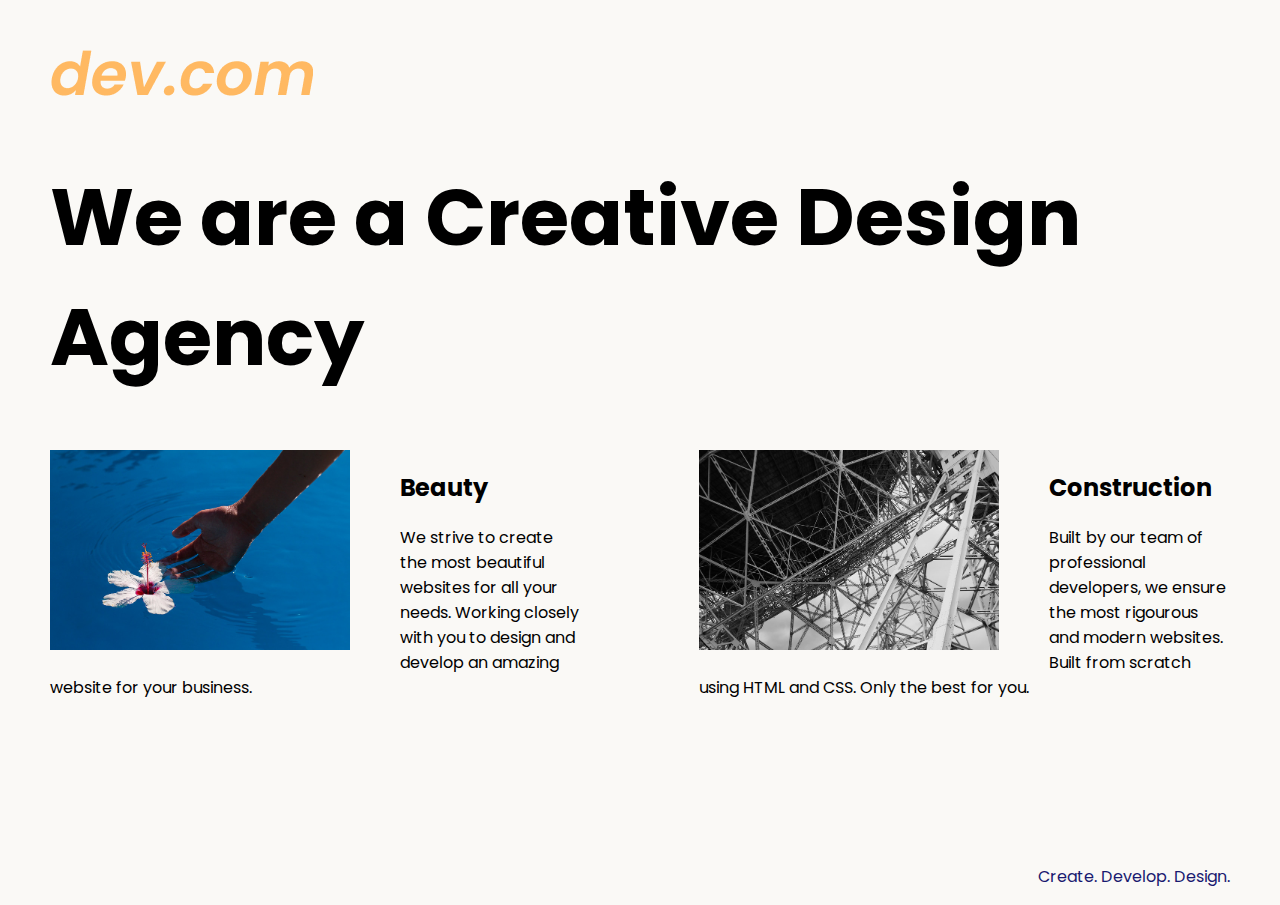
<file: webdev.html/float.html>
<!DOCTYPE html>
<html lang="en">

<head>
  <meta charset="UTF-8">
  <meta name="viewport" content="width=device-width, initial-scale=1.0">
  <title>Agency</title>
  <link rel="stylesheet" href="./style.css">
  <link rel="preconnect" href="https://fonts.googleapis.com">
  <link rel="preconnect" href="https://fonts.gstatic.com" crossorigin>
  <link href="https://fonts.googleapis.com/css2?family=Poppins:wght@400;700&display=swap" rel="stylesheet">
</head>

<body>
  <div class="main">
    <img class="logo" src="./assets/images/logo.png" alt="logo">
    <h1>We are a Creative Design Agency</h1>
    <div class="left card"><img class="tile-image" src="./assets/images/beautiful.jpg" alt="hand and flower in water">
      <h2 class="card-title">Beauty</h2>
      <p class="card-text">We strive to create the most beautiful websites for all your needs. Working closely with you
        to
        design and
        develop an amazing website for your business.</p>
    </div>

    <div class="right card"><img class="tile-image" src="./assets/images/construction.jpg" alt="metal structure">
      <h2 class="card-title">Construction</h2>
      <p>Built by our team of professional developers, we ensure the most rigourous and modern websites. Built from
        scratch using HTML and CSS. Only the best for you.</p>
    </div>

  </div>
  <footer>
    <p>Create. Develop. Design.</p>
  </footer>
</body>

</html>
</file>
<file: public.html/style.css>
.gradient-background {
  background: linear-gradient(300deg, #00bfff, #ff4c68, #ef8172);
  background-size: 180% 180%;
  animation: gradient-animation 18s ease infinite;
}

@keyframes gradient-animation {
  0% {
    background-position: 0% 50%;
  }
  50% {
    background-position: 100% 50%;
  }
  100% {
    background-position: 0% 50%;
  }
}

.icon-square {
  width: 3rem;
  height: 3rem;
  border-radius: 0.75rem;
}

.profile-img {
  height: 100px;
  border-radius: 50%;
}
</file>
<file: webdev.html/style.css>
body {
  font-family: "Poppins", sans-serif;
  margin: 50px 50px 0px 50px;
  background-color: #faf9f6;
  display: flex;
  flex-direction: column;
  min-height: 95vh;
}
.main {
  flex: 1;
}

h1 {
  font-size: 5rem;
}

footer {
  text-align: right;
  color: midnightblue;
}



.tile-image{
  height: 200px;
  float: left;
  margin-right: 50px;
}

.card{
  width: 45%;
}


.left{
  float: left;
}

.right{
  float: right;
}

@media(max-width:680px){

  .card {
    display: block;
    width: 100%;
    text-align: justify;
    margin-bottom: 30px;

  }

.card img{
  display: inline;
  width: 100%;
  object-fit: cover;
  margin-bottom: 10px;
 
  
}


h1{
  font-size: 3.5rem;
  text-align: center;
}


.logo{
  width: 100px;
}



}
</file>
